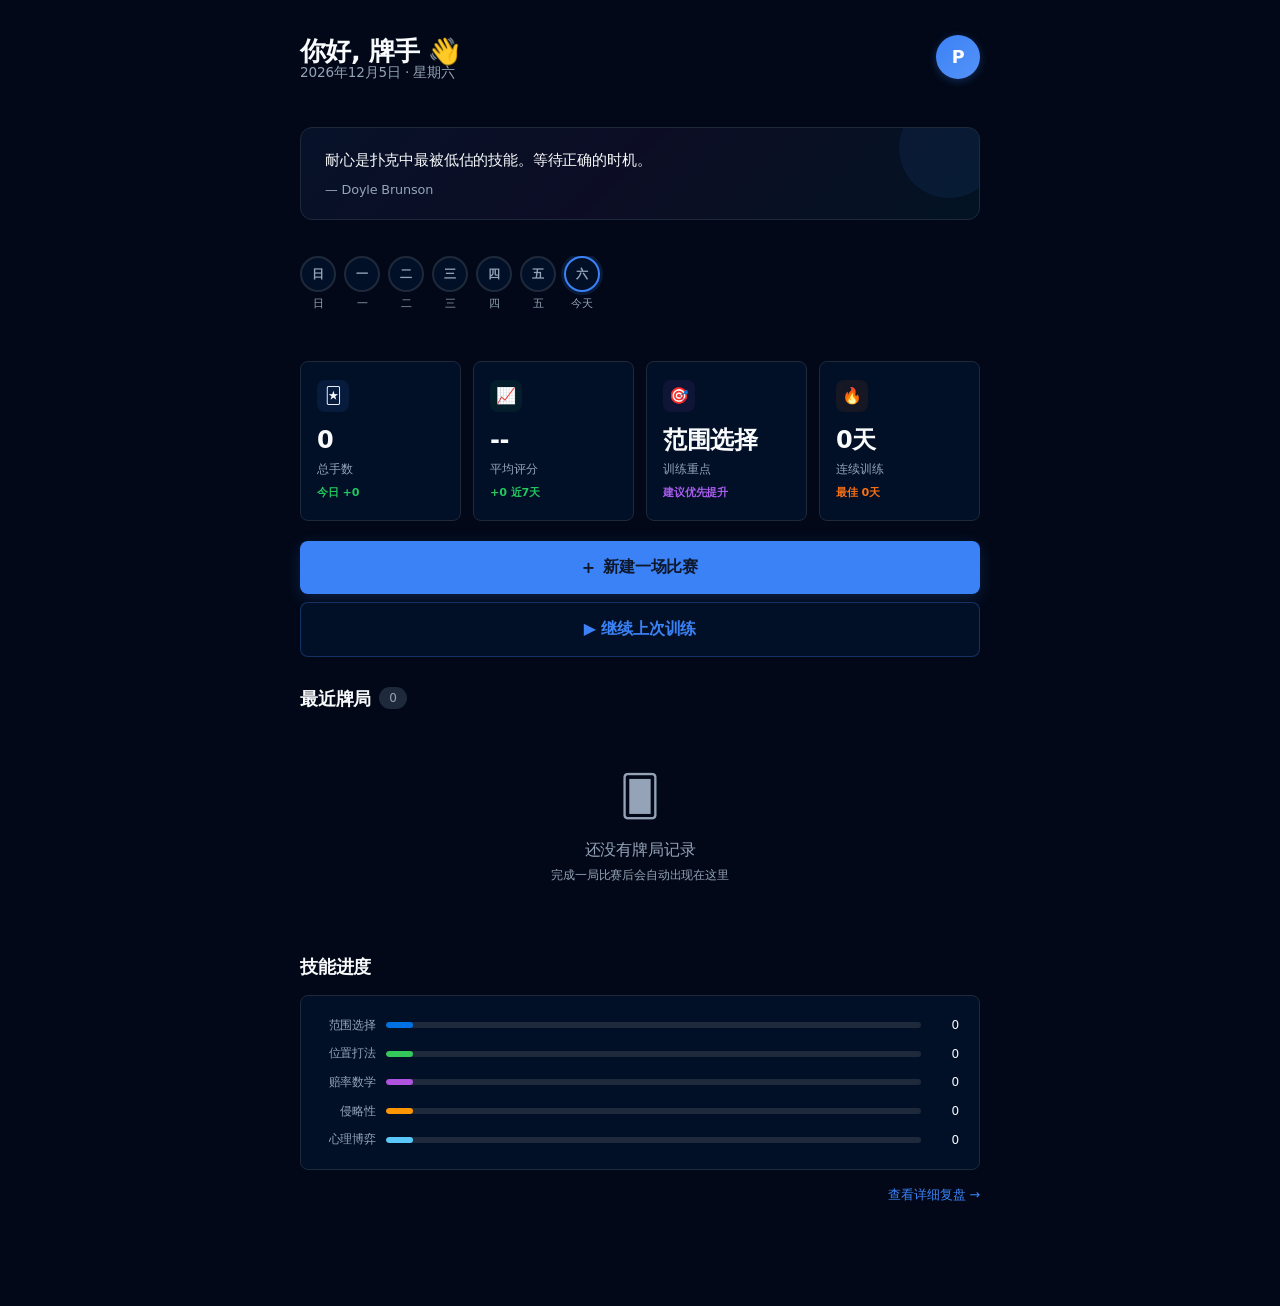
<file: frontend/index.html>
<!DOCTYPE html>
<html lang="zh-CN">
<head>
<meta charset="UTF-8">
<meta name="viewport" content="width=device-width, initial-scale=1.0, user-scalable=no, viewport-fit=cover">
<title>PokerMate — 德州扑克 AI 陪练</title>
<style>
  /* ═══════════════════════════════════════════
     Claude Code UI Design — Dark Theme
     Tokens from official claude-code-ui
     ═══════════════════════════════════════════ */
  :root {
    /* Claude shadcn/ui dark theme tokens */
    --background: hsl(222.2, 84%, 4.9%);
    --foreground: hsl(210, 40%, 98%);
    --card: hsl(217.2, 91.2%, 8%);
    --card-foreground: hsl(210, 40%, 98%);
    --primary: hsl(217.2, 91.2%, 59.8%);
    --primary-foreground: hsl(222.2, 47.4%, 11.2%);
    --secondary: hsl(217.2, 32.6%, 17.5%);
    --secondary-foreground: hsl(210, 40%, 98%);
    --muted: hsl(217.2, 32.6%, 17.5%);
    --muted-foreground: hsl(215, 20.2%, 65.1%);
    --accent: hsl(217.2, 32.6%, 17.5%);
    --accent-foreground: hsl(210, 40%, 98%);
    --destructive: hsl(0, 62.8%, 30.6%);
    --destructive-foreground: hsl(210, 40%, 98%);
    --border: hsl(217.2, 32.6%, 17.5%);
    --input: hsl(220, 13%, 46%);
    --ring: hsl(217.2, 91.2%, 59.8%);

    /* Claude glass tokens */
    --glass-blur: 24px;
    --glass-saturate: 1.6;

    /* Semantic aliases */
    --green: #22c55e;
    --green-bg: rgba(34, 197, 94, 0.08);
    --orange: hsl(24, 95%, 53%);
    --orange-bg: rgba(249, 115, 22, 0.08);
    --purple: hsl(271, 81%, 65%);
    --purple-bg: rgba(168, 85, 247, 0.08);
    --cyan: hsl(189, 94%, 43%);
    --cyan-bg: rgba(6, 182, 212, 0.08);

    --radius-sm: 6px;
    --radius-md: 8px;
    --radius-lg: 12px;
    --radius-xl: 16px;
    --font: -apple-system, BlinkMacSystemFont, 'SF Pro Display', 'Inter', 'Segoe UI', system-ui, sans-serif;
    --font-mono: 'SF Mono', 'JetBrains Mono', 'Fira Code', monospace;
  }

  * { margin:0; padding:0; box-sizing:border-box; }
  html { font-size: 16px; -webkit-font-smoothing: antialiased; -moz-osx-font-smoothing: grayscale; }
  body {
    background: var(--background);
    color: var(--foreground);
    font-family: var(--font);
    min-height: 100dvh;
    line-height: 1.5;
    letter-spacing: -0.01em;
  }

  /* ── Layout ── */
  .container {
    max-width: 720px;
    margin: 0 auto;
    padding: 20px 20px 40px;
  }

  /* ── Glass Card ── */
  .glass-card {
    background: var(--card);
    border-radius: var(--radius-lg);
    padding: 24px;
    border: 1px solid var(--border);
    transition: all 0.2s ease;
    backdrop-filter: blur(var(--glass-blur)) saturate(var(--glass-saturate));
    -webkit-backdrop-filter: blur(var(--glass-blur)) saturate(var(--glass-saturate));
  }
  .glass-card.interactive:hover {
    border-color: hsla(217.2, 91.2%, 59.8%, 0.2);
    transform: translateY(-1px);
  }

  /* ── Header ── */
  .header {
    display: flex;
    align-items: center;
    justify-content: space-between;
    padding: 12px 0 24px;
  }
  .greeting { font-size: 1.6rem; font-weight: 700; letter-spacing: -0.02em; }
  .greeting .wave { display:inline-block; animation: wave .8s ease-in-out 3; }
  @keyframes wave {
    0%,100% { transform: rotate(0); }
    25% { transform: rotate(15deg); }
    75% { transform: rotate(-10deg); }
  }
  .header-avatar {
    width: 44px; height: 44px;
    border-radius: 50%;
    background: linear-gradient(135deg, var(--primary), hsl(217.2, 91.2%, 65%));
    display: flex; align-items: center; justify-content: center;
    color: #fff; font-weight: 700; font-size: 1.1rem;
    box-shadow: 0 2px 8px hsla(217.2, 91.2%, 59.8%, 0.3);
    cursor: pointer;
    transition: transform .2s;
  }
  .header-avatar:active { transform: scale(0.95); }
  .date-today { font-size: 0.85rem; color: var(--muted-foreground); margin-top: -8px; }

  /* ── Quote Banner ── */
  .quote-banner {
    background: linear-gradient(135deg, hsla(217.2, 91.2%, 59.8%, 0.08) 0%, hsla(271, 81%, 65%, 0.06) 50%, hsla(189, 94%, 43%, 0.06) 100%);
    border-radius: var(--radius-lg);
    padding: 20px 24px;
    margin: 20px 0;
    position: relative;
    overflow: hidden;
    border: 1px solid var(--border);
  }
  .quote-banner .quote-text {
    font-size: 0.95rem;
    font-weight: 500;
    color: var(--foreground);
    position: relative;
    z-index: 1;
    line-height: 1.6;
  }
  .quote-banner .quote-author {
    font-size: 0.8rem;
    color: var(--muted-foreground);
    margin-top: 8px;
    position: relative;
    z-index: 1;
  }
  .quote-banner::after {
    content: '';
    position: absolute;
    top: -30px; right: -20px;
    width: 100px; height: 100px;
    border-radius: 50%;
    background: hsla(217.2, 91.2%, 59.8%, 0.08);
    z-index: 0;
  }

  /* ── Streak Bar ── */
  .streak-bar {
    display: flex;
    gap: 8px;
    margin: 16px 0 24px;
    overflow-x: auto;
    -webkit-overflow-scrolling: touch;
    padding-bottom: 4px;
  }
  .streak-dot {
    flex-shrink: 0;
    width: 36px; height: 36px;
    border-radius: 50%;
    display: flex; align-items: center; justify-content: center;
    font-size: 0.75rem; font-weight: 600;
    background: var(--card);
    border: 2px solid var(--border);
    color: var(--muted-foreground);
    transition: all .3s;
  }
  .streak-dot.done {
    background: var(--green);
    border-color: var(--green);
    color: #fff;
  }
  .streak-dot.today {
    border-color: var(--primary);
    box-shadow: 0 0 0 3px hsla(217.2, 91.2%, 59.8%, 0.15);
  }
  .streak-label {
    font-size: 0.7rem;
    color: var(--muted-foreground);
    text-align: center;
    margin-top: 4px;
  }

  /* ── Stats Grid ── */
  .stats-grid {
    display: grid;
    grid-template-columns: 1fr 1fr;
    gap: 12px;
    margin: 20px 0;
  }
  @media (min-width: 600px) {
    .stats-grid { grid-template-columns: repeat(4, 1fr); }
  }
  .stat-card {
    background: var(--card);
    border-radius: var(--radius-md);
    padding: 18px 16px;
    border: 1px solid var(--border);
  }
  .stat-card .stat-icon {
    width: 32px; height: 32px;
    border-radius: 8px;
    display: flex; align-items: center; justify-content: center;
    font-size: 1rem;
    margin-bottom: 10px;
  }
  .stat-icon.blue { background: hsla(217.2, 91.2%, 59.8%, 0.1); }
  .stat-icon.green { background: var(--green-bg); }
  .stat-icon.purple { background: var(--purple-bg); }
  .stat-icon.orange { background: var(--orange-bg); }
  .stat-card .stat-value {
    font-size: 1.5rem; font-weight: 700;
    letter-spacing: -0.02em;
  }
  .stat-card .stat-label {
    font-size: 0.78rem; color: var(--muted-foreground);
    margin-top: 2px;
  }
  .stat-card .stat-change {
    font-size: 0.7rem; font-weight: 600;
    margin-top: 6px;
  }
  .stat-change.up { color: var(--green); }
  .stat-change.down { color: hsl(0, 84%, 60%); }

  /* ── Section Title ── */
  .section-title {
    font-size: 1.15rem; font-weight: 700;
    margin: 28px 0 14px;
    letter-spacing: -0.01em;
    display: flex; align-items: center; gap: 8px;
  }
  .section-title .count {
    font-size: 0.75rem; font-weight: 500;
    color: var(--muted-foreground);
    background: var(--secondary);
    padding: 2px 10px; border-radius: 12px;
  }

  /* ── CTA Button ── */
  .btn-cta {
    display: flex; align-items: center; justify-content: center; gap: 8px;
    width: 100%;
    padding: 16px 24px;
    border-radius: var(--radius-md);
    background: var(--primary);
    color: var(--primary-foreground);
    font-size: 1rem; font-weight: 600;
    border: none;
    cursor: pointer;
    letter-spacing: -0.01em;
    transition: all .2s;
    box-shadow: 0 4px 16px hsla(217.2, 91.2%, 59.8%, 0.2);
    font-family: var(--font);
  }
  .btn-cta:active { transform: scale(0.98); }
  .btn-cta.secondary {
    background: var(--card);
    color: var(--primary);
    border: 1.5px solid hsla(217.2, 91.2%, 59.8%, 0.3);
    box-shadow: none;
  }

  /* ── Modal ── */
  .modal-overlay[hidden] {
    display: none !important;
  }
  .modal-overlay {
    position: fixed; inset: 0;
    background: rgba(0,0,0,0.5);
    backdrop-filter: blur(6px);
    -webkit-backdrop-filter: blur(6px);
    z-index: 100;
    display: flex; align-items: flex-end; justify-content: center;
    animation: fadeIn .2s ease-out;
  }
  @keyframes fadeIn { from { opacity:0; } to { opacity:1; } }
  .modal-sheet {
    background: var(--card);
    border-radius: var(--radius-xl) var(--radius-xl) 0 0;
    width: 100%; max-width: 600px; max-height: 85dvh;
    overflow-y: auto;
    padding: 12px 24px 36px;
    box-shadow: 0 8px 30px rgba(0,0,0,0.4);
    border: 1px solid var(--border);
    border-bottom: none;
    animation: slideUp .3s ease-out;
  }
  @keyframes slideUp {
    from { transform: translateY(100%); }
    to { transform: translateY(0); }
  }
  .modal-handle {
    width: 36px; height: 5px;
    border-radius: 3px;
    background: var(--border);
    margin: 0 auto 16px;
  }
  .modal-title { font-size: 1.2rem; font-weight: 700; margin-bottom: 20px; }

  /* ── Form Controls ── */
  .form-group { margin-bottom: 18px; }
  .form-label {
    display: block;
    font-size: 0.8rem; font-weight: 600;
    color: var(--muted-foreground);
    margin-bottom: 6px;
  }
  .form-select, .form-input {
    width: 100%;
    padding: 12px 16px;
    border-radius: var(--radius-sm);
    border: 1.5px solid var(--border);
    background: var(--secondary);
    font-size: 0.95rem;
    font-family: var(--font);
    color: var(--foreground);
    appearance: none;
    -webkit-appearance: none;
    transition: border-color .2s;
    cursor: pointer;
  }
  .form-select:focus, .form-input:focus {
    outline: none;
    border-color: var(--primary);
  }
  .form-select {
    background-image: url("data:image/svg+xml,%3Csvg width='10' height='6' viewBox='0 0 10 6' fill='none' xmlns='http://www.w3.org/2000/svg'%3E%3Cpath d='M1 1L5 5L9 1' stroke='%2394a3b8' stroke-width='1.5' stroke-linecap='round'/%3E%3C/svg%3E");
    background-repeat: no-repeat;
    background-position: right 16px center;
    padding-right: 40px;
  }
  .toggle-row {
    display: flex; align-items: center; justify-content: space-between;
    padding: 12px 0;
    border-bottom: 1px solid var(--border);
  }
  .toggle-row .toggle-label { font-size: 0.9rem; font-weight: 500; }
  .toggle-row .toggle-desc { font-size: 0.75rem; color: var(--muted-foreground); margin-top: 2px; }

  /* Toggle Switch */
  .toggle {
    width: 51px; height: 31px;
    border-radius: 16px;
    background: hsl(217.2, 32.6%, 17.5%);
    position: relative;
    cursor: pointer;
    transition: background .3s;
    flex-shrink: 0;
  }
  .toggle.on { background: var(--primary); }
  .toggle::after {
    content: '';
    position: absolute;
    width: 27px; height: 27px;
    border-radius: 50%;
    background: #fff;
    top: 2px; left: 2px;
    transition: transform .3s;
    box-shadow: 0 1px 4px rgba(0,0,0,0.3);
  }
  .toggle.on::after { transform: translateX(20px); }

  /* ── History List ── */
  .history-list {
    display: flex; flex-direction: column; gap: 8px;
  }
  .history-item {
    display: flex; align-items: center; gap: 14px;
    padding: 14px 16px;
    border-radius: var(--radius-md);
    background: var(--card);
    border: 1px solid var(--border);
    cursor: pointer;
    transition: all .2s;
  }
  .history-item:active { background: var(--secondary); }
  .history-item .hi-icon {
    width: 40px; height: 40px;
    border-radius: 10px;
    display: flex; align-items: center; justify-content: center;
    font-size: 1.1rem;
    flex-shrink: 0;
  }
  .hi-icon.win { background: var(--green-bg); }
  .hi-icon.lose { background: rgba(255, 59, 48, 0.08); }
  .hi-info { flex:1; min-width:0; }
  .hi-info .hi-title { font-weight: 600; font-size: 0.9rem; }
  .hi-info .hi-meta { font-size: 0.73rem; color: var(--muted-foreground); margin-top: 1px; }
  .hi-score { font-weight: 700; font-size: 1rem; }
  .hi-score.good { color: var(--green); }
  .hi-score.ok { color: var(--orange); }

  .empty-state {
    text-align: center; padding: 40px 20px; color: var(--muted-foreground);
  }
  .empty-state .empty-icon { font-size: 2.5rem; margin-bottom: 12px; }

  /* ── Radar Mini ── */
  .skill-chart {
    background: var(--card);
    border-radius: var(--radius-md);
    padding: 20px;
    border: 1px solid var(--border);
    margin: 12px 0;
  }
  .skill-bars { display:flex; flex-direction: column; gap: 10px; }
  .skill-row {
    display: flex; align-items: center; gap: 10px;
    font-size: 0.78rem;
  }
  .skill-row .skill-name { width: 55px; text-align: right; color: var(--muted-foreground); flex-shrink:0; }
  .skill-row .skill-track {
    flex:1; height: 6px; border-radius: 3px;
    background: var(--secondary); overflow: hidden;
  }
  .skill-row .skill-fill {
    height: 100%; border-radius: 3px;
    transition: width .6s ease-out;
  }

  .link-small { font-size: 0.8rem; color: var(--primary); text-decoration: none; font-weight: 500; }
  .link-small:hover { text-decoration: underline; }

  @media (max-width: 500px) {
    .container { padding: 14px 14px 32px; }
    .greeting { font-size: 1.3rem; }
    .stats-grid { gap: 8px; }
    .stat-card { padding: 14px 12px; }
    .stat-card .stat-value { font-size: 1.2rem; }
  }
</style>
</head>
<body>
<div class="container" id="app">
  <!-- Header -->
  <div class="header">
    <div>
      <div class="greeting">你好, <span id="user-name">牌手</span> <span class="wave">👋</span></div>
      <div class="date-today" id="date-display"></div>
    </div>
    <div class="header-avatar" id="avatar-initial" onclick="App.editProfile()">P</div>
  </div>

  <!-- Encouragement Quote -->
  <div class="quote-banner" id="quote-banner">
    <div class="quote-text" id="quote-text">每一手牌都是一次学习。今天的你会比昨天更强。</div>
    <div class="quote-author">— 学习统计基于你的训练数据</div>
  </div>

  <!-- Weekly Streak -->
  <div style="overflow-x:auto">
    <div class="streak-bar" id="streak-bar"></div>
  </div>

  <!-- Stats -->
  <div class="stats-grid">
    <div class="stat-card">
      <div class="stat-icon blue">🃏</div>
      <div class="stat-value" id="stat-hands">0</div>
      <div class="stat-label">总手数</div>
      <div class="stat-change up" id="stat-today-hands">今日 +0</div>
    </div>
    <div class="stat-card">
      <div class="stat-icon green">📈</div>
      <div class="stat-value" id="stat-score">--</div>
      <div class="stat-label">平均评分</div>
      <div class="stat-change up" id="stat-score-change">+0 近7天</div>
    </div>
    <div class="stat-card">
      <div class="stat-icon purple">🎯</div>
      <div class="stat-value" id="stat-focus">--</div>
      <div class="stat-label">训练重点</div>
      <div class="stat-change" style="color:var(--purple)" id="stat-focus-detail">--</div>
    </div>
    <div class="stat-card">
      <div class="stat-icon orange">🔥</div>
      <div class="stat-value" id="stat-streak">0天</div>
      <div class="stat-label">连续训练</div>
      <div class="stat-change" style="color:var(--orange)" id="stat-best-streak">最佳 0天</div>
    </div>
  </div>

  <!-- New Match Button -->
  <button class="btn-cta" onclick="App.openNewMatch()" style="margin-top:8px">
    <span>+</span> 新建一场比赛
  </button>

  <!-- Quick resume -->
  <button class="btn-cta secondary" onclick="App.quickResume()" style="margin-top:8px" id="btn-resume" hidden>
    ▶ 继续上次训练
  </button>

  <!-- Recent History -->
  <div class="section-title">
    最近牌局 <span class="count" id="history-count">0</span>
  </div>
  <div class="history-list" id="history-list">
    <div class="empty-state">
      <div class="empty-icon">🂠</div>
      <div>还没有牌局记录</div>
      <div style="font-size:0.78rem;margin-top:4px">完成一局比赛后会自动出现在这里</div>
    </div>
  </div>

  <!-- Skill Progress -->
  <div class="section-title">技能进度</div>
  <div class="skill-chart">
    <div class="skill-bars" id="skill-bars">
      <!-- Filled by JS -->
    </div>
  </div>
  <div style="text-align:right;margin-top:4px">
    <a class="link-small" href="game.html">查看详细复盘 →</a>
  </div>

  <!-- Bottom spacer -->
  <div style="height:60px"></div>
</div>

<!-- ═══ New Match Modal ═══ -->
<div class="modal-overlay" id="modal-overlay" hidden onclick="App.closeModal(event)">
  <div class="modal-sheet" onclick="event.stopPropagation()">
    <div class="modal-handle"></div>
    <div class="modal-title">新建比赛</div>

    <div class="form-group">
      <label class="form-label">AI 难度</label>
      <select class="form-select" id="cfg-difficulty">
        <option value="1">🟢 初级 — 基础起手牌策略</option>
        <option value="2" selected>🟡 中级 — 位置+赔率意识</option>
        <option value="3">🔴 高级 — GTO 近似 + 混合策略</option>
      </select>
    </div>

    <div class="form-group">
      <label class="form-label">对手人数</label>
      <select class="form-select" id="cfg-opponents">
        <option value="2">2人 (单挑 Heads-up)</option>
        <option value="3">3人</option>
        <option value="6" selected>6人 (标准桌)</option>
        <option value="9">9人 (满桌)</option>
      </select>
    </div>

    <div class="form-group">
      <label class="form-label">起始筹码 (BB)</label>
      <select class="form-select" id="cfg-stack">
        <option value="500">500 BB (浅码)</option>
        <option value="1000" selected>1000 BB (标准)</option>
        <option value="2000">2000 BB (深码)</option>
      </select>
    </div>

    <div class="toggle-row">
      <div>
        <div class="toggle-label">上帝模式</div>
        <div class="toggle-desc">透视所有对手底牌</div>
      </div>
      <div class="toggle on" id="tog-god" onclick="App.toggleSwitch('tog-god')"></div>
    </div>

    <div class="toggle-row">
      <div>
        <div class="toggle-label">AI 实时提示</div>
        <div class="toggle-desc">每步给出建议和胜率分析</div>
      </div>
      <div class="toggle on" id="tog-coach" onclick="App.toggleSwitch('tog-coach')"></div>
    </div>

    <div class="toggle-row">
      <div>
        <div class="toggle-label">赛后自动复盘</div>
        <div class="toggle-desc">结束后自动弹出5维评分</div>
      </div>
      <div class="toggle on" id="tog-auto-review" onclick="App.toggleSwitch('tog-auto-review')"></div>
    </div>

    <div class="toggle-row">
      <div>
        <div class="toggle-label">记录到历史</div>
        <div class="toggle-desc">保存牌局到学习统计</div>
      </div>
      <div class="toggle on" id="tog-record" onclick="App.toggleSwitch('tog-record')"></div>
    </div>

    <button class="btn-cta" onclick="App.startMatch()" style="margin-top:20px">
      开始比赛
    </button>
    <button class="btn-cta secondary" onclick="App.closeModal()" style="margin-top:8px">
      取消
    </button>
  </div>
</div>

<!-- ═══ Edit Profile Modal ═══ -->
<div class="modal-overlay" id="profile-modal" hidden onclick="App.closeProfileModal(event)">
  <div class="modal-sheet" onclick="event.stopPropagation()">
    <div class="modal-handle"></div>
    <div class="modal-title">编辑资料</div>
    <div class="form-group">
      <label class="form-label">昵称</label>
      <input class="form-input" id="profile-nickname" placeholder="输入你的昵称" maxlength="20">
    </div>
    <button class="btn-cta" onclick="App.saveProfile()">保存</button>
    <button class="btn-cta secondary" onclick="App.closeProfileModal()" style="margin-top:8px">取消</button>
  </div>
</div>

<script src="js/dashboard.js"></script>
</body>
</html>
</file>
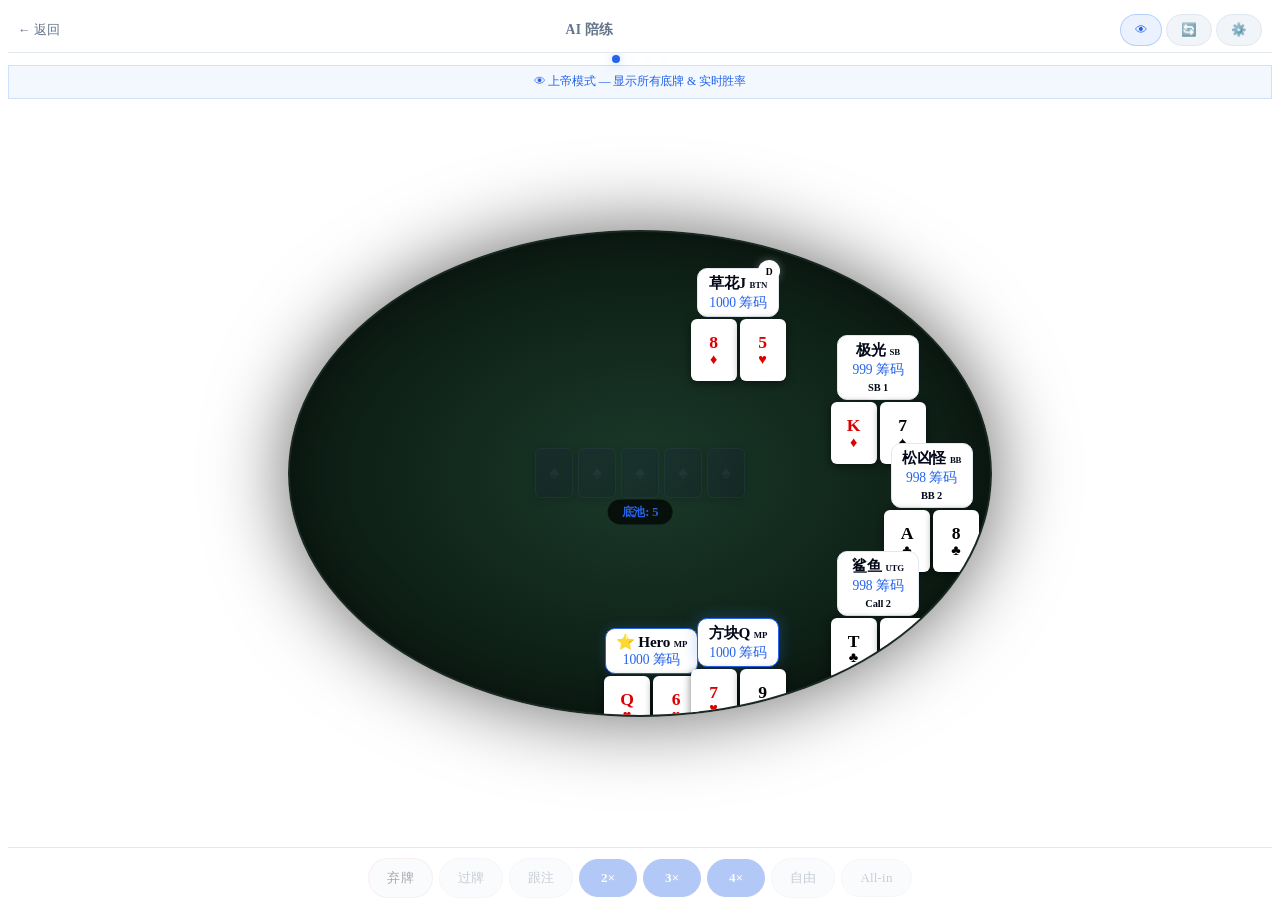
<file: frontend/game.html>
<!DOCTYPE html>
<html lang="zh-CN">
<head>
<meta charset="UTF-8">
<meta name="viewport" content="width=device-width, initial-scale=1.0, user-scalable=no, viewport-fit=cover, maximum-scale=1.0">
<title>德州扑克 AI 陪练</title>
<link rel="stylesheet" href="css/styles.css">
<style>
  html, body { overflow: hidden; height: 100dvh; }
</style>
</head>
<body>
<div id="app">

  <!-- Top Bar -->
  <div class="top-bar" id="top-bar">
    <a href="index.html" class="back-link">← 返回</a>
    <span class="page-title" id="top-title">AI 陪练</span>
    <div class="top-bar-actions">
      <button class="btn" id="btn-god" onclick="App.toggleGodMode()">👁</button>
      <button class="btn" id="btn-new" onclick="App.newHand()">🔄</button>
      <button class="btn" id="btn-review-toggle" onclick="App.toggleReview()" style="display:none">📊</button>
      <button class="btn" onclick="App.toggleSettings()">⚙️</button>
    </div>
  </div>

  <!-- Phase dots -->
  <div class="phase-indicator" id="phase-dots">
    <span class="phase-dot lit"></span>
    <span class="phase-dot"></span>
    <span class="phase-dot"></span>
    <span class="phase-dot"></span>
  </div>

  <!-- God mode indicator -->
  <div class="info-bar" id="god-mode-bar">👁 上帝模式</div>

  <!-- Poker Table -->
  <div id="table-container">
    <div class="pot-display" id="pot-display">底池: 0</div>
    <div class="community-cards" id="community-cards"></div>
    <div id="seats-container"></div>
  </div>

  <!-- Action Bar -->
  <div id="action-bar">
    <button class="btn danger" id="btn-fold" onclick="App.playerAction('fold')">弃牌</button>
    <button class="btn" id="btn-check" onclick="App.playerAction('check')">过牌</button>
    <button class="btn" id="btn-call" onclick="App.playerAction('call')">跟注</button>
    <button class="btn primary" id="btn-bet-2x" onclick="App.betAction(2)">2×</button>
    <button class="btn primary" id="btn-bet-3x" onclick="App.betAction(3)">3×</button>
    <button class="btn primary" id="btn-bet-4x" onclick="App.betAction(4)">4×</button>
    <button class="btn" id="btn-bet-custom" onclick="App.openCustomBet()">自由</button>
    <button class="btn" id="btn-allin" onclick="App.playerAction('allin')">All-in</button>
  </div>

  <!-- Custom Bet Modal -->
  <div class="modal-overlay" id="custom-bet-overlay" hidden onclick="App.closeCustomBet(event)">
    <div class="modal-sheet" onclick="event.stopPropagation()">
      <div class="modal-handle"></div>
      <div class="modal-title">自定义加注</div>
      <div class="form-group">
        <label class="form-label">加注金额</label>
        <input class="form-input" id="custom-bet-amount" type="number" placeholder="输入金额" min="1">
      </div>
      <button class="btn primary" onclick="App.confirmCustomBet()" style="width:100%;margin-top:12px;justify-content:center;">确认</button>
      <button class="btn" onclick="App.closeCustomBet()" style="width:100%;margin-top:8px;justify-content:center;">取消</button>
    </div>
  </div>

  <!-- Review Overlay -->
  <div class="review-overlay" id="review-overlay" hidden>
    <div class="review-sheet">
      <div class="modal-handle"></div>
      <div class="review-header">
        <div>
          <span class="review-score" id="review-total">--</span>
          <span style="font-size:0.78rem;color:var(--muted-foreground)"> /100</span>
        </div>
        <span class="review-grade grade-B" id="review-grade">B</span>
        <button class="btn" onclick="App.closeReview()" style="margin-left:auto">✕</button>
      </div>
      <canvas id="radar-canvas" width="280" height="280"></canvas>
      <div class="dim-bars" id="dim-bars"></div>
      <div class="error-list" id="error-list"></div>
      <div class="training-tags" id="training-tags"></div>
      <div style="margin-top:16px">
        <button class="btn primary" id="btn-ai-review" onclick="App.generateAIReview()" style="width:100%;justify-content:center;">
          🤖 AI 深度复盘
        </button>
      </div>
      <div id="ai-review-result" style="margin-top:12px;font-size:0.82rem;line-height:1.6;white-space:pre-wrap;display:none"></div>
      <button class="btn primary" onclick="App.newHand()" style="width:100%;margin-top:12px;justify-content:center;">
        🔄 下一局
      </button>
    </div>
  </div>

  <!-- Settings Overlay -->
  <div class="modal-overlay" id="settings-overlay" hidden onclick="App.closeSettings(event)">
    <div class="modal-sheet" onclick="event.stopPropagation()">
      <div class="modal-handle"></div>
      <div class="modal-title">⚙️ 设置</div>

      <div class="form-group">
        <label class="form-label">玩家昵称</label>
        <input class="form-input" id="setting-nickname" placeholder="输入昵称" maxlength="20">
      </div>

      <div class="form-group">
        <label class="form-label">AI 难度</label>
        <select class="form-select" id="setting-difficulty">
          <option value="1">🟢 初级</option>
          <option value="2" selected>🟡 中级</option>
          <option value="3">🔴 高级</option>
        </select>
      </div>

      <div class="form-group">
        <label class="form-label">AI API Endpoint</label>
        <input class="form-input" id="setting-api-url" placeholder="https://api.openai.com/v1/chat/completions">
      </div>

      <div class="form-group">
        <label class="form-label">API Key</label>
        <input class="form-input" id="setting-api-key" type="password" placeholder="sk-...">
      </div>

      <div class="form-group">
        <label class="form-label">模型名称</label>
        <input class="form-input" id="setting-model" placeholder="gpt-4o / claude-sonnet-4-6 / deepseek-chat">
      </div>

      <div class="form-group">
        <label class="form-label">复盘提示词模板</label>
        <textarea class="form-input" id="setting-review-prompt" rows="4" placeholder="你是一位世界级德州扑克教练。请分析以下牌局数据并给出改进建议...&#10;&#10;牌局数据: {{HAND_DATA}}&#10;&#10;请从以下维度分析:&#10;1. 关键决策点&#10;2. 范围分析&#10;3. 改进建议"></textarea>
      </div>

      <button class="btn primary" onclick="App.saveSettings()" style="width:100%;margin-top:12px;justify-content:center;">
        💾 保存设置
      </button>
      <button class="btn" onclick="App.closeSettings()" style="width:100%;margin-top:8px;justify-content:center;">关闭</button>
    </div>
  </div>

  <!-- Timeline -->
  <div id="timeline-section" style="display:none">
    <h3>⏳ 时间线 <span style="font-size:0.63rem;color:var(--muted-foreground)">(点击节点回溯)</span></h3>
    <div class="timeline-3d" id="timeline"></div>
  </div>

</div>

<!-- Scripts -->
<script src="js/game-engine.js"></script>
<script src="js/ai.js"></script>
<script src="js/ui.js"></script>
<script src="js/timeline.js"></script>
<script src="js/review.js"></script>
<script src="js/main.js"></script>
</body>
</html>
</file>
<file: frontend/css/styles.css>
/* ═══════════════════════════════════════════
   Claude Code UI Design — Poker Game
   Tokens from official claude-code-ui
   System-following light/dark mode
   ═══════════════════════════════════════════ */
:root {
  /* Dark theme (default) — Claude shadcn/ui tokens */
  --background: hsl(222.2, 84%, 4.9%);
  --foreground: hsl(210, 40%, 98%);
  --card: hsl(217.2, 91.2%, 8%);
  --card-foreground: hsl(210, 40%, 98%);
  --popover: hsl(217.2, 91.2%, 8%);
  --popover-foreground: hsl(210, 40%, 98%);
  --primary: hsl(217.2, 91.2%, 59.8%);
  --primary-foreground: hsl(222.2, 47.4%, 11.2%);
  --secondary: hsl(217.2, 32.6%, 17.5%);
  --secondary-foreground: hsl(210, 40%, 98%);
  --muted: hsl(217.2, 32.6%, 17.5%);
  --muted-foreground: hsl(215, 20.2%, 65.1%);
  --accent: hsl(217.2, 32.6%, 17.5%);
  --accent-foreground: hsl(210, 40%, 98%);
  --destructive: hsl(0, 62.8%, 30.6%);
  --destructive-foreground: hsl(210, 40%, 98%);
  --border: hsl(217.2, 32.6%, 17.5%);
  --input: hsl(220, 13%, 46%);
  --ring: hsl(217.2, 91.2%, 59.8%);
  --glass-bg: hsl(217.2, 91.2%, 8%) / .55;
  --glass-blur: 24px;
  --glass-saturate: 1.6;
}

/* Light theme — follows system preference */
@media (prefers-color-scheme: light) {
  :root {
    --background: hsl(0, 0%, 100%);
    --foreground: hsl(222.2, 84%, 4.9%);
    --card: hsl(0, 0%, 100%);
    --card-foreground: hsl(222.2, 84%, 4.9%);
    --popover: hsl(0, 0%, 100%);
    --popover-foreground: hsl(222.2, 84%, 4.9%);
    --primary: hsl(221.2, 83.2%, 53.3%);
    --primary-foreground: hsl(210, 40%, 98%);
    --secondary: hsl(210, 40%, 96.1%);
    --secondary-foreground: hsl(222.2, 47.4%, 11.2%);
    --muted: hsl(210, 40%, 96.1%);
    --muted-foreground: hsl(215.4, 16.3%, 46.9%);
    --accent: hsl(210, 40%, 96.1%);
    --accent-foreground: hsl(222.2, 47.4%, 11.2%);
    --destructive: hsl(0, 84.2%, 60.2%);
    --destructive-foreground: hsl(210, 40%, 98%);
    --border: hsl(214.3, 31.8%, 91.4%);
    --input: hsl(216, 12%, 84%);
    --ring: hsl(221.2, 83.2%, 53.3%);
    --glass-bg: hsl(0, 0%, 100%) / .7;
    --glass-blur: 24px;
    --glass-saturate: 1.6;
  }
}

  /* Semantic aliases */
  --green: #22c55e;
  --green-bg: rgba(34, 197, 94, 0.08);
  --red: #ef4444;
  --red-bg: rgba(239, 68, 68, 0.08);
  --purple: hsl(271, 81%, 65%);
  --purple-bg: rgba(168, 85, 247, 0.08);
  --cyan: hsl(189, 94%, 43%);
  --cyan-bg: rgba(6, 182, 212, 0.08);
  --orange: hsl(24, 95%, 53%);
  --orange-bg: rgba(249, 115, 22, 0.08);

  --radius-sm: 6px;
  --radius-md: 8px;
  --radius-lg: 12px;
  --radius-xl: 16px;

  --font: -apple-system, BlinkMacSystemFont, 'SF Pro Display', 'Inter', 'Segoe UI', system-ui, sans-serif;
  --font-mono: 'SF Mono', 'JetBrains Mono', 'Fira Code', monospace;
  --sidebar-w: 280px;
}

* { margin:0; padding:0; box-sizing:border-box; }
html, body {
  background: var(--background);
  color: var(--foreground);
  font-family: var(--font);
  height: 100dvh;
  overflow: hidden;
  -webkit-tap-highlight-color: transparent;
  -webkit-font-smoothing: antialiased;
  user-select: none;
  letter-spacing: -0.01em;
}

/* ── Layout: column, non-scrollable, poker-focused ── */
#app {
  display: flex;
  flex-direction: column;
  height: 100dvh;
  width: 100%;
  overflow: hidden;
}

/* ── Top Bar ── */
.top-bar {
  display: flex;
  align-items: center;
  justify-content: space-between;
  gap: 10px;
  flex-shrink: 0;
  padding: 6px 10px;
  background: var(--background);
  border-bottom: 1px solid var(--border);
  z-index: 10;
}
.top-bar .page-title {
  font-size: 0.85rem; font-weight: 600;
  color: var(--muted-foreground);
  letter-spacing: 0.02em;
}
.top-bar .back-link {
  color: var(--muted-foreground); text-decoration: none;
  font-size: 0.8rem; font-weight: 500;
  display: flex; align-items: center; gap: 4px;
  transition: color .15s;
  flex-shrink: 0;
}
.top-bar .back-link:hover { color: var(--foreground); }
.top-bar-actions {
  display: flex; gap: 4px;
}

/* ── Buttons ── */
.btn {
  padding: 7px 14px; border-radius: 20px;
  border: 1px solid var(--border);
  background: var(--secondary);
  color: var(--muted-foreground);
  font-size: 0.78rem; font-family: var(--font);
  cursor: pointer; font-weight: 500;
  transition: all .15s; white-space: nowrap;
  letter-spacing: 0.01em;
}
.btn:hover { background: var(--accent); color: var(--foreground); }
.btn:active { transform: scale(0.97); }
.btn.active {
  background: hsla(217.2, 91.2%, 59.8%, 0.1);
  border-color: hsla(217.2, 91.2%, 59.8%, 0.3);
  color: var(--primary);
}
.btn.primary {
  background: var(--primary);
  border-color: var(--primary);
  color: var(--primary-foreground);
  font-weight: 600;
}
.btn.primary:hover { background: hsl(217.2, 91.2%, 65%); }
.btn.danger { color: var(--red); border-color: rgba(239, 68, 68, 0.2); }
.btn.danger:hover { background: var(--red-bg); }
.btn:disabled { opacity: 0.35; pointer-events: none; }

/* ── Phase Indicator ── */
.phase-indicator {
  display: flex; gap: 8px; justify-content: center;
  padding: 2px 0; flex-shrink: 0;
}
.phase-dot {
  width: 8px; height: 8px; border-radius: 50%;
  background: hsla(210, 40%, 98%, 0.1);
  transition: all .3s;
}
.phase-dot.lit { background: var(--primary); box-shadow: 0 0 8px hsla(217.2, 91.2%, 59.8%, 0.4); }
.phase-dot.done { background: var(--green); }

/* ── God / Coach Bar ── */
.info-bar {
  display: none; align-items: center; justify-content: center;
  gap: 8px; padding: 8px 14px; border-radius: var(--radius-lg);
  font-size: 0.74rem; color: var(--primary);
  background: hsla(217.2, 91.2%, 59.8%, 0.06);
  border: 1px solid hsla(217.2, 91.2%, 59.8%, 0.2);
  flex-shrink: 0;
}
.info-bar.visible { display: flex; }
.info-bar.coach { color: var(--cyan); background: var(--cyan-bg); border-color: rgba(6, 182, 212, 0.2); }

/* ── Poker Table ── */
#table-container {
  position: relative;
  background: radial-gradient(ellipse at center, #1a3a2a 0%, #0f2218 55%, #08120d 100%);
  border-radius: 50%;
  border: 2px solid hsla(210, 40%, 98%, 0.06);
  flex: 0 0 auto;
  margin: auto;
  box-shadow: 0 0 80px rgba(0,0,0,0.6), inset 0 0 50px rgba(0,0,0,0.4);
  overflow: hidden;
}
@media (max-width: 500px) {
  #table-container { border-radius: 35%; }
}

/* Community + pot */
.community-cards {
  position: absolute;
  top: 50%; left: 50%;
  transform: translate(-50%, -50%);
  display: flex; gap: 5px; z-index: 10;
}
.pot-display {
  position: absolute;
  top: 58%; left: 50%;
  transform: translate(-50%, -50%);
  background: rgba(0,0,0,0.7);
  padding: 4px 14px; border-radius: 14px;
  font-size: 0.78rem; font-weight: 600;
  color: var(--primary); z-index: 6;
  pointer-events: none;
}

/* Player seats */
.player-seat {
  position: absolute;
  display: flex; flex-direction: column;
  align-items: center; gap: 2px;
  z-index: 5; transition: all .3s;
}
.player-seat.active-seat {
  z-index: 20;
}
.player-seat.active-seat .player-info {
  border-color: var(--primary);
  box-shadow: 0 0 16px hsla(217.2, 91.2%, 59.8%, 0.3);
}
.player-seat.folded .player-cards { opacity: 0.3; filter: grayscale(1); }
.player-seat.human-seat .player-info {
  border-color: var(--primary);
  box-shadow: 0 0 12px hsla(217.2, 91.2%, 59.8%, 0.2);
}
.player-info {
  background: var(--card);
  border-radius: 10px; padding: 4px 10px;
  font-size: 0.75rem; text-align: center;
  border: 1px solid var(--border);
  white-space: nowrap; min-width: 60px;
}
.player-info .name { font-weight: 600; font-size: 0.95rem; }
.player-info .stack { color: var(--primary); font-size: 0.85rem; }
.action-badge {
  display: inline-block;
  padding: 1px 8px; border-radius: 10px;
  font-size: 0.65rem; font-weight: 700; margin-top: 2px;
}
.action-badge.fold { background: var(--red-bg); color: var(--red); }
.action-badge.call { background: var(--cyan-bg); color: var(--cyan); }
.action-badge.raise { background: hsla(217.2, 91.2%, 59.8%, 0.08); color: var(--primary); }
.action-badge.allin { background: var(--purple-bg); color: var(--purple); }
.action-badge.check { background: rgba(255,255,255,0.04); color: var(--muted-foreground); }
.player-cards { display: flex; gap: 3px; }
.dealer-btn {
  width: 22px; height: 22px; border-radius: 50%;
  background: #fff; color: #000;
  font-size: 0.6rem; font-weight: 800;
  display: flex; align-items: center; justify-content: center;
  position: absolute; top: -8px; left: calc(50% + 20px);
  box-shadow: 0 0 8px rgba(255,255,255,0.3);
}

/* Cards - enlarged for better readability */
.card {
  width: 46px; height: 62px; border-radius: 6px;
  background: #fff; color: #000;
  display: flex; flex-direction: column;
  align-items: center; justify-content: center;
  font-weight: 700; font-size: 1rem;
  box-shadow: 0 2px 8px rgba(0,0,0,0.5);
  position: relative; transition: all .3s;
  line-height: 1;
}
.card .rank { font-size: 1.1rem; }
.card .suit { font-size: 0.9rem; }
.card.red { color: #d00; }
.card.back {
  background: linear-gradient(135deg, #1c2538, #111827);
  color: transparent; border: 1.5px solid #2d3a5c;
}
.card.back::after { content:'♠'; color:#2d3a5c; font-size:1.1rem; }
.card.small { width: 36px; height: 48px; }
.card.small .rank { font-size: 0.85rem; }
.card.small .suit { font-size: 0.7rem; }
.card.glow { box-shadow: 0 0 14px rgba(34,197,94,0.5); }
.card.glow-red { box-shadow: 0 0 14px rgba(239,68,68,0.5); }
.card.equity-high { animation: equityPulse 1.5s ease-in-out infinite; }

@keyframes equityPulse {
  0%,100% { box-shadow: 0 0 8px hsla(217.2, 91.2%, 59.8%, 0.2); }
  50% { box-shadow: 0 0 18px hsla(217.2, 91.2%, 59.8%, 0.45); }
}
@keyframes cardDeal {
  from { transform: translateY(-40px) rotateY(180deg); opacity:0; }
  to { transform: translateY(0) rotateY(0); opacity:1; }
}
.card.dealing { animation: cardDeal 0.4s ease-out; }

@media (max-width: 500px) {
  .card { width: 38px; height: 52px; }
  .card .rank { font-size: 0.9rem; }
  .card .suit { font-size: 0.75rem; }
  .card.small { width: 28px; height: 38px; }
  .card.small .rank { font-size: 0.65rem; }
  .card.small .suit { font-size: 0.55rem; }
}

/* ── Action Bar ── */
#action-bar {
  display: flex; gap: 6px; flex-wrap: wrap;
  justify-content: center; align-items: center;
  padding: 10px 12px;
  background: var(--card);
  backdrop-filter: blur(var(--glass-blur)) saturate(var(--glass-saturate));
  -webkit-backdrop-filter: blur(var(--glass-blur)) saturate(var(--glass-saturate));
  border-top: 1px solid var(--border);
  flex-shrink: 0;
  z-index: 10;
}
#action-bar .btn { font-size: 0.82rem; padding: 10px 18px; min-width: 58px; }
.bet-slider-container {
  display: flex; align-items: center; gap: 6px;
}
.bet-slider-container input[type=range] {
  width: 90px; accent-color: var(--primary);
}
.bet-amount {
  color: var(--primary); font-weight: 600;
  min-width: 34px; text-align: center; font-size: 0.82rem;
}

/* ── Timeline ── */
#timeline-section {
  background: var(--card);
  backdrop-filter: blur(var(--glass-blur)) saturate(var(--glass-saturate));
  -webkit-backdrop-filter: blur(var(--glass-blur)) saturate(var(--glass-saturate));
  border-radius: var(--radius-xl);
  border: 1px solid var(--border); padding: 12px;
  overflow: hidden; flex-shrink: 0;
}
#timeline-section h3 {
  font-size: 0.76rem; color: var(--muted-foreground);
  margin-bottom: 6px; font-weight: 600;
}
.timeline-3d {
  perspective: 800px; perspective-origin: center;
  display: flex; gap: 0;
  overflow-x: auto; padding: 16px 8px;
  scroll-behavior: smooth;
  -webkit-overflow-scrolling: touch;
  align-items: flex-end; min-height: 90px;
}
.timeline-node {
  flex-shrink: 0;
  width: 40px; height: 40px; border-radius: 10px;
  background: var(--secondary); border: 2px solid var(--border);
  display: flex; flex-direction: column;
  align-items: center; justify-content: center;
  font-size: 0.48rem; cursor: pointer;
  transition: all .3s;
  transform: rotateX(20deg) translateZ(0);
  position: relative; text-align: center;
  color: var(--muted-foreground);
}
.timeline-node:hover, .timeline-node.selected {
  transform: rotateX(0deg) scale(1.25) translateZ(30px);
  border-color: var(--primary); box-shadow: 0 8px 24px hsla(217.2, 91.2%, 59.8%, 0.3);
  z-index: 10; color: var(--foreground);
}
.timeline-node.phase-preflop { border-color: #555; }
.timeline-node.phase-flop { border-color: #f90; }
.timeline-node.phase-turn { border-color: var(--purple); }
.timeline-node.phase-river { border-color: var(--red); }
.timeline-node.has-error { box-shadow: 0 0 12px rgba(239,68,68,0.4); }
.timeline-node .node-icon { font-size: 0.7rem; }
.timeline-node .node-label { font-size: 0.42rem; margin-top: 1px; text-align: center; }
.timeline-connector {
  flex-shrink: 0;
  width: 14px; height: 2px;
  background: var(--border); align-self: center;
  margin-bottom: 20px;
}

/* ── Review Overlay (slides up after hand) ── */
.review-overlay {
  position: fixed; inset: 0;
  background: rgba(0,0,0,0.5);
  backdrop-filter: blur(6px);
  -webkit-backdrop-filter: blur(6px);
  z-index: 200;
  display: flex; align-items: flex-end; justify-content: center;
  animation: fadeIn .2s ease-out;
}
.review-overlay[hidden] {
  display: none !important;
}
.review-sheet {
  background: var(--card);
  border-radius: var(--radius-xl) var(--radius-xl) 0 0;
  width: 100%; max-width: 600px; max-height: 80dvh;
  overflow-y: auto;
  padding: 12px 20px 32px;
  border: 1px solid var(--border);
  border-bottom: none;
  animation: slideUp .3s ease-out;
}

/* ── Modal Overlay (settings) ── */
.modal-overlay {
  position: fixed; inset: 0;
  background: rgba(0,0,0,0.5);
  backdrop-filter: blur(6px);
  -webkit-backdrop-filter: blur(6px);
  z-index: 200;
  display: flex; align-items: flex-end; justify-content: center;
  animation: fadeIn .2s ease-out;
}
.modal-overlay[hidden] {
  display: none !important;
}
.modal-sheet {
  background: var(--card);
  border-radius: var(--radius-xl) var(--radius-xl) 0 0;
  width: 100%; max-width: 600px; max-height: 85dvh;
  overflow-y: auto;
  padding: 12px 24px 36px;
  border: 1px solid var(--border);
  border-bottom: none;
  animation: slideUp .3s ease-out;
}
.modal-handle {
  width: 36px; height: 5px;
  border-radius: 3px;
  background: var(--border);
  margin: 0 auto 16px;
}
.modal-title { font-size: 1.2rem; font-weight: 700; margin-bottom: 20px; }

/* Form Controls */
.form-group { margin-bottom: 16px; }
.form-label {
  display: block;
  font-size: 0.8rem; font-weight: 600;
  color: var(--muted-foreground);
  margin-bottom: 6px;
}
.form-select, .form-input {
  width: 100%;
  padding: 12px 16px;
  border-radius: var(--radius-sm);
  border: 1.5px solid var(--border);
  background: var(--secondary);
  font-size: 0.95rem;
  font-family: var(--font);
  color: var(--foreground);
  appearance: none;
  -webkit-appearance: none;
  transition: border-color .2s;
  cursor: pointer;
}
.form-input { cursor: text; }
.form-select:focus, .form-input:focus {
  outline: none;
  border-color: var(--primary);
}
.form-select {
  background-image: url("data:image/svg+xml,%3Csvg width='10' height='6' viewBox='0 0 10 6' fill='none' xmlns='http://www.w3.org/2000/svg'%3E%3Cpath d='M1 1L5 5L9 1' stroke='%2394a3b8' stroke-width='1.5' stroke-linecap='round'/%3E%3C/svg%3E");
  background-repeat: no-repeat;
  background-position: right 16px center;
  padding-right: 40px;
}
textarea.form-input {
  resize: vertical;
  min-height: 80px;
  cursor: text;
}
.review-header {
  display: flex; justify-content: space-between;
  align-items: center; margin-bottom: 10px;
}
.review-score {
  font-size: 2rem; font-weight: 800;
  color: var(--primary);
}
.review-grade {
  padding: 5px 14px; border-radius: 16px;
  font-weight: 700; font-size: 0.85rem;
}
.grade-S { background: var(--green-bg); color: var(--green); }
.grade-A { background: var(--cyan-bg); color: var(--cyan); }
.grade-B { background: hsla(217.2, 91.2%, 59.8%, 0.08); color: var(--primary); }
.grade-C { background: var(--orange-bg); color: var(--orange); }
.grade-D { background: var(--red-bg); color: var(--red); }

#radar-canvas { display:block; margin:0 auto; max-width:260px; width:100%; }

.dim-bars { margin-top: 12px; }
.dim-bar {
  display: flex; align-items: center; gap: 8px;
  margin: 5px 0; font-size: 0.7rem;
}
.dim-bar .dim-label { width: 55px; text-align: right; color: var(--muted-foreground); flex-shrink:0; }
.dim-bar .dim-fill {
  flex: 1; height: 6px; border-radius: 3px;
  background: hsla(210, 40%, 98%, 0.06); overflow: hidden;
}
.dim-bar .dim-fill-inner {
  height: 100%; border-radius: 3px; transition: width .6s ease-out;
}
.dim-bar .dim-score { width: 28px; text-align: left; font-weight: 700; font-size:0.68rem; flex-shrink:0; }

.error-list { margin-top: 14px; }
.error-item {
  padding: 8px 12px; border-radius: var(--radius-md); margin: 5px 0;
  font-size: 0.73rem;
  border-left: 3px solid var(--red);
  background: var(--red-bg);
}
.error-item.warning { border-left-color: var(--orange); background: var(--orange-bg); }
.error-item .error-phase { color: var(--muted-foreground); font-size: 0.6rem; }
.error-item .error-msg { font-weight: 600; }
.error-item .error-fix { color: var(--green); font-size: 0.65rem; margin-top: 2px; }

.training-tags { display: flex; gap: 6px; flex-wrap: wrap; margin-top: 12px; }
.training-tag {
  padding: 4px 12px; border-radius: 14px;
  font-size: 0.68rem; font-weight: 600;
  background: var(--purple-bg); color: var(--purple);
}

/* ── History panel ── */
#history-panel {
  display: none;
  background: var(--card);
  backdrop-filter: blur(var(--glass-blur)) saturate(var(--glass-saturate));
  -webkit-backdrop-filter: blur(var(--glass-blur)) saturate(var(--glass-saturate));
  border-radius: var(--radius-xl); border: 1px solid var(--border);
  padding: 12px; max-height: 280px; overflow-y: auto;
  flex-shrink: 0;
}
#history-panel.visible { display: block; }
.history-item {
  display: flex; justify-content: space-between; align-items: center;
  padding: 8px 12px; border-radius: var(--radius-md);
  margin: 3px 0; background: var(--secondary);
  font-size: 0.73rem; cursor: pointer; transition: all .15s;
}
.history-item:hover { background: var(--accent); }

/* ── Settings Panel ── */
#settings-panel {
  display: none;
  background: var(--card);
  backdrop-filter: blur(var(--glass-blur)) saturate(var(--glass-saturate));
  -webkit-backdrop-filter: blur(var(--glass-blur)) saturate(var(--glass-saturate));
  border-radius: var(--radius-xl); border: 1px solid var(--border);
  padding: 16px; flex-shrink: 0;
}
#settings-panel.visible { display: block; }
.settings-group { margin-bottom: 14px; }
.settings-group label {
  display: block; font-size: 0.73rem;
  color: var(--muted-foreground); margin-bottom: 4px;
  font-weight: 600;
}
.settings-group input, .settings-group select {
  width: 100%; padding: 8px 12px; border-radius: var(--radius-md);
  border: 1px solid var(--border); background: var(--secondary);
  color: var(--foreground); font-size: 0.82rem; font-family: var(--font);
}
.settings-group input:focus, .settings-group select:focus {
  border-color: var(--primary); outline: none;
}

/* Toast */
.toast {
  position: fixed; bottom: 24px; left: 50%; transform: translateX(-50%);
  padding: 10px 24px; border-radius: 24px;
  background: var(--secondary);
  border: 1px solid hsla(217.2, 91.2%, 59.8%, 0.3);
  color: var(--primary); font-weight: 500; z-index: 100;
  animation: toastIn .3s ease-out; font-size: 0.82rem;
  letter-spacing: 0.01em;
  box-shadow: 0 4px 16px rgba(0,0,0,0.3);
}
@keyframes toastIn {
  from { opacity:0; transform: translateX(-50%) translateY(12px); }
  to { opacity:1; transform: translateX(-50%) translateY(0); }
}

/* Scrollbar */
::-webkit-scrollbar { height: 4px; width: 4px; }
::-webkit-scrollbar-thumb { background: rgba(107,114,128,.5); border-radius: 4px; }
::-webkit-scrollbar-track { background: rgba(31,41,55,.5); }

/* ── Mobile ── */
@media (max-width: 700px) {
  #table-container { max-height: none; }
}
@media (max-width: 500px) {
  .btn { padding: 6px 10px; font-size: 0.7rem; }
  #action-bar .btn { padding: 8px 12px; font-size: 0.75rem; }
  .timeline-node { width: 34px; height: 34px; }
  .review-score { font-size: 1.5rem; }
  #table-container { border-radius: 35%; }
}
@media (max-height: 700px) {
  #table-container { margin: 2px auto; }
  #action-bar { padding: 6px 10px; }
}
@media (max-height: 600px) {
  .top-bar { padding: 2px 8px; }
  .phase-indicator { padding: 0; }
}
</file>
